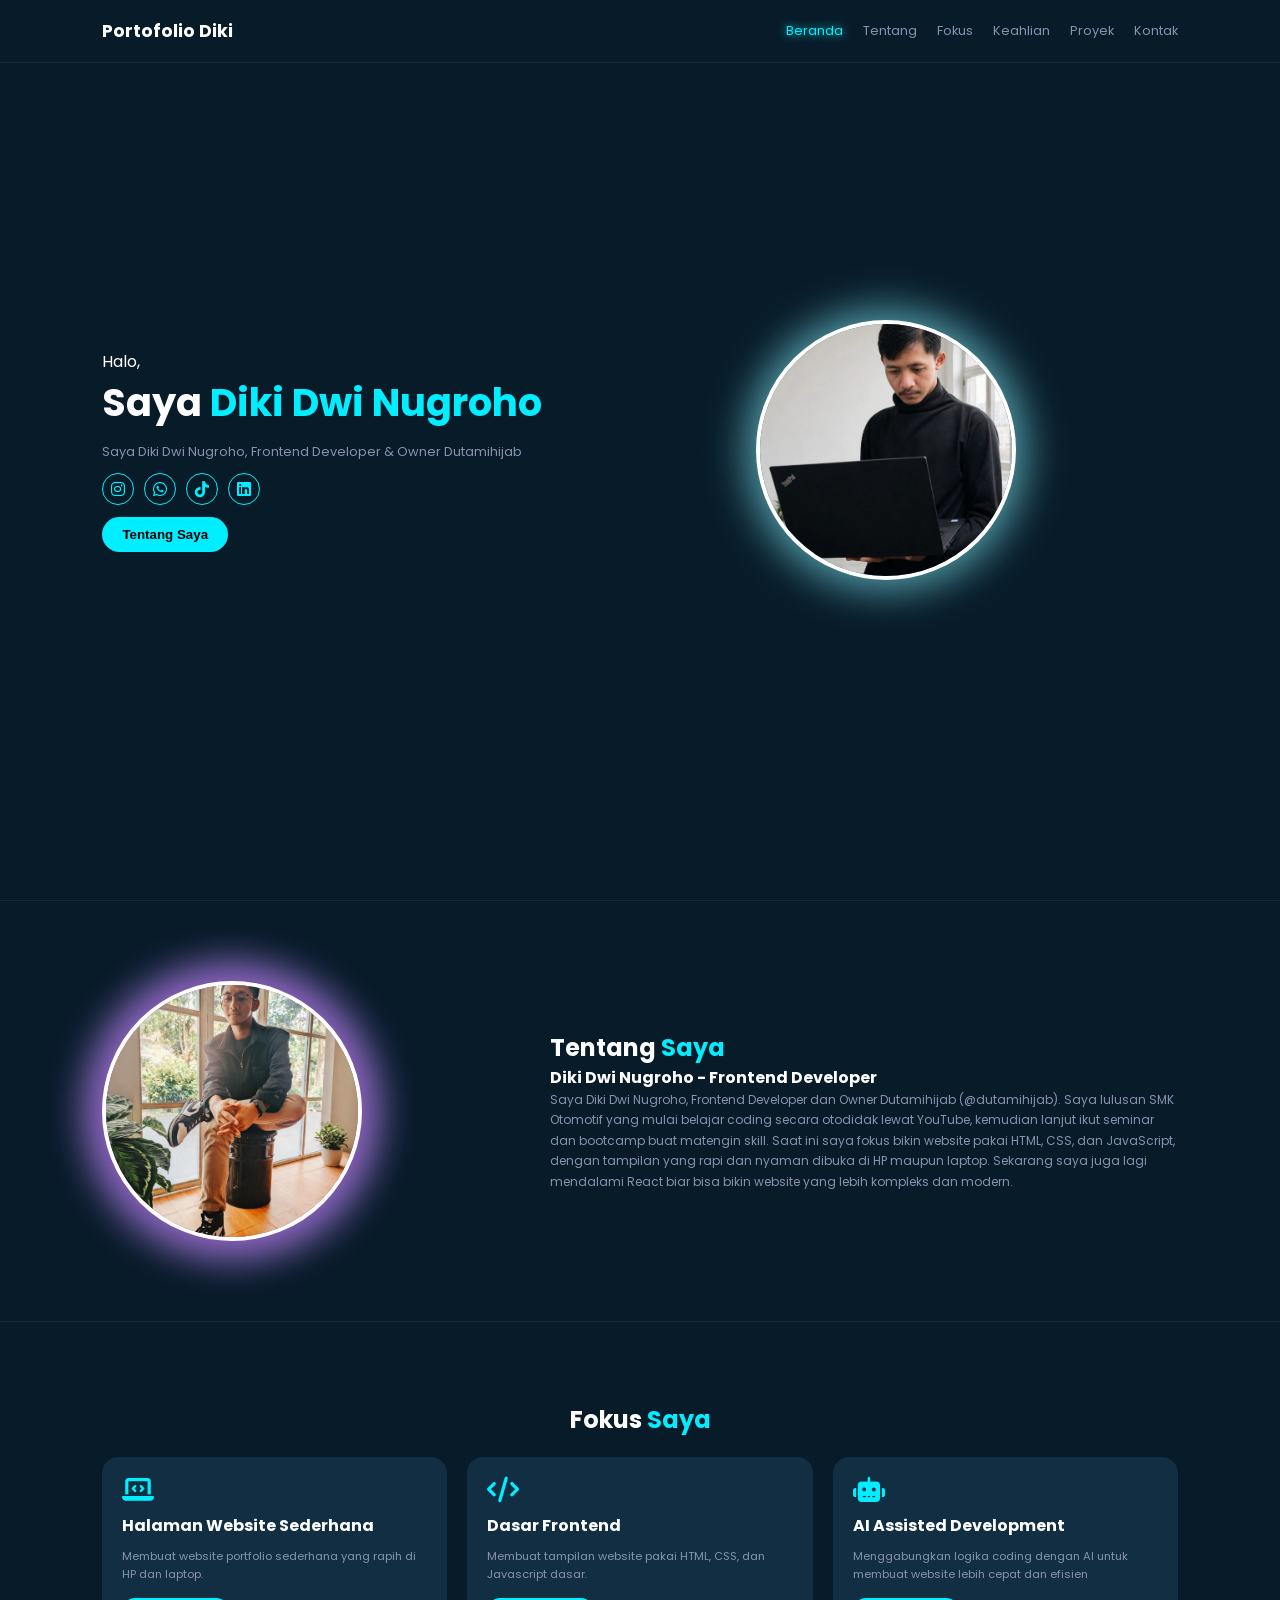
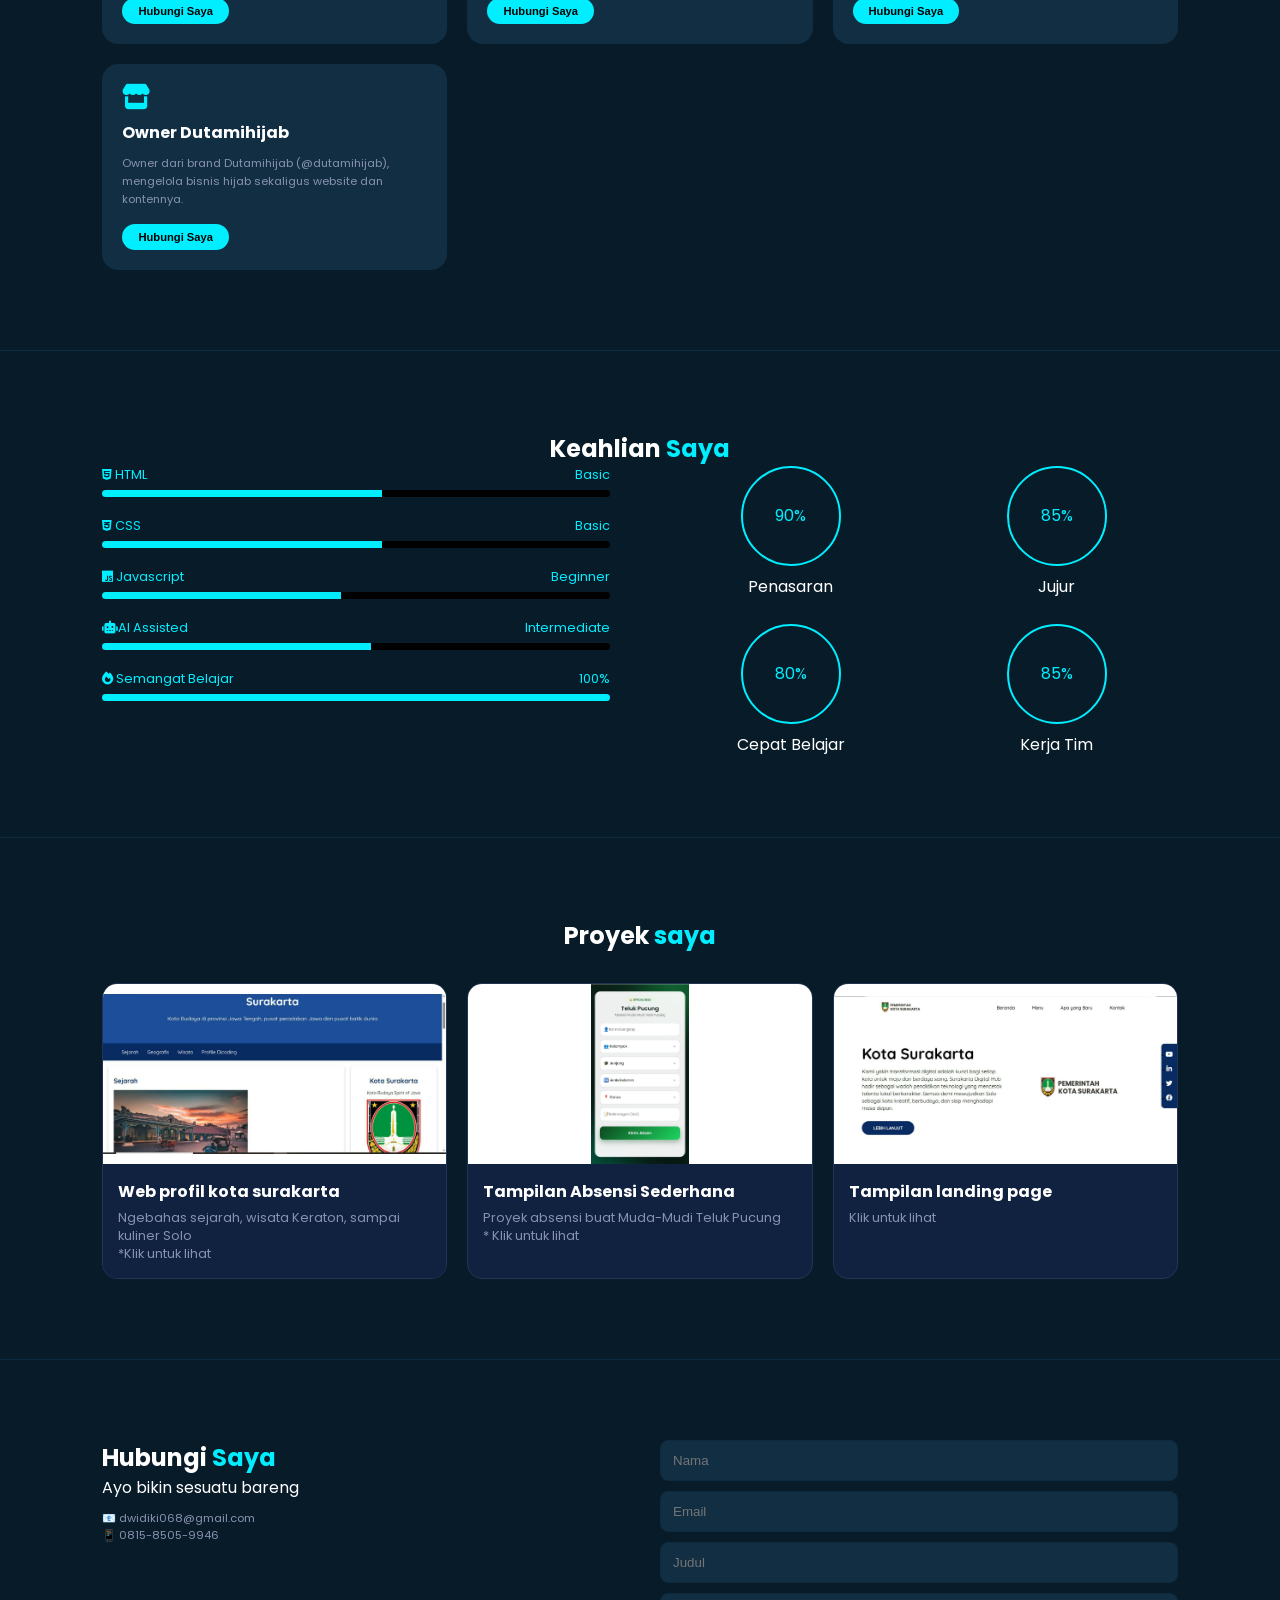
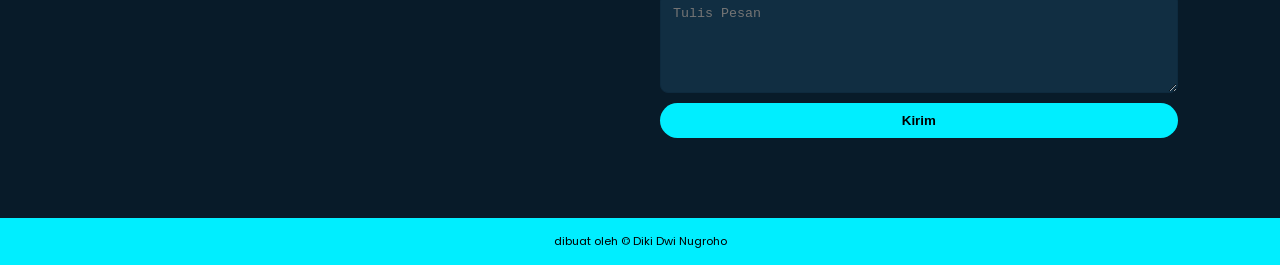
<file: index.html>
<!DOCTYPE html>
<html lang="id">
<head>
  <meta name="google-site-verification" content="iujRSpoMuVvYDwX9qb6ltJLf36_3VVV2gTtQCYWwE6g" />
  <meta charset="UTF-8">
  <meta name="viewport" content="width=device-width, initial-scale=1.0">
  
<!-- SEO UTAMA -->
  <title>Diki Dwi Nugroho - Frontend Developer & Owner Dutamihijab</title>
  <meta name="description" content="Diki Dwi Nugroho adalah Frontend Developer dan Owner Dutamihijab. Lulusan SMK Otomotif yang fokus bikin website HTML, CSS, JavaScript, dan React.">
  <meta name="keywords" content="Diki Dwi Nugroho, Diki Dwi Nugroho siapa, Frontend Developer, Owner Dutamihijab, Dutamihijab">
  <meta name="author" content="Diki Dwi Nugroho">
  <link rel="canonical" href="https://kay313115.github.io/diki-portofolio/">
  
 <!-- OG -->
  <meta property="og:title" content="Diki Dwi Nugroho - Frontend Developer & Owner Dutamihijab">
  <meta property="og:description" content="Frontend Developer & Owner Dutamihijab. Lulusan SMK Otomotif, fokus di website HTML, CSS, JavaScript, React.">
  <meta property="og:image" content="https://kay313115.github.io/diki-portofolio/ddn.jpeg">
  <meta property="og:url" content="https://kay313115.github.io/diki-portofolio/">
  
  <!-- SCHEMA: UDAH GUA BENERIN, TINGGAL 1 SCRIPT, GAK DOBEL LAGI -->
  <script type="application/ld+json">
  {
    "@context": "https://schema.org",
    "@type": "Person",
    "name": "Diki Dwi Nugroho",
    "alternateName": "Dicky Dwi Nugroho",
    "url": "https://kay313115.github.io/diki-portofolio/",
    "image": "https://kay313115.github.io/diki-portofolio/ddn.jpeg",
    "jobTitle": ["Frontend Developer", "Owner Dutamihijab"],
    "description": "Diki Dwi Nugroho adalah Frontend Developer dan Owner Dutamihijab. Lulusan SMK Otomotif yang membuat website menggunakan HTML, CSS, JavaScript, dan React.",
    "worksFor": {
      "@type": "Organization",
      "name": "Dutamihijab"
    },
    "sameAs": [
      "https://instagram.com/dikidwin",
      "https://www.linkedin.com/in/dikidwi-nugroho-8939112b4",
      "https://tiktok.com/@dutamihijab"
    ]
  }
  </script>
  <link href="https://fonts.googleapis.com/css2?family=Poppins:wght@400;600;700&display=swap" rel="stylesheet">
  <link rel="stylesheet" href="https://cdnjs.cloudflare.com/ajax/libs/font-awesome/6.5.0/css/all.min.css">
  <link rel="stylesheet" href="style.css">
</head>
<body>
  <nav>
    <a class="logo">Portofolio Diki</a>
    <div class="hamburger" id="hamburger">☰</div>
    <div class="menu" id="menu">
      <a href="#home" class="active">Beranda</a>
      <a href="#about">Tentang</a>
      <a href="#services">Fokus</a>
      <a href="#skills">Keahlian</a>
      <a href="#project">Proyek</a>
      <a href="#contact">Kontak</a>
    </div>
  </nav>

  <section id="home" class="hero">
    <div>
      <p>Halo,</p>
      <h2>Saya <span id="typing"></span></h2>
      <p class="desc">Saya Diki Dwi Nugroho, Frontend Developer & Owner Dutamihijab</p>
      <div class="socials">
        <a href="https://instagram.com/dikidwin" target="_blank"><i class="fab fa-instagram"></i></a>
        <a href="https://wa.me/6281585059946" target="_blank"><i class="fab fa-whatsapp"></i></a>
        <a href="https://tiktok.com/@dutamihijab" target="_blank"><i class="fab fa-tiktok"></i></a>
        <a href="https://www.linkedin.com/in/dikidwi-nugroho-8939112b4" target="_blank"><i class="fab fa-linkedin"></i></a>
      </div>
      <button class="btn" onclick="document.querySelector('#about').scrollIntoView({behavior:'smooth'})">Tentang Saya</button>
    </div>
    <div class="avatar"><div class="glow"></div><img src="ddn.jpeg" alt="Foto profile Diki Dwi Nugroho" loading="lazy"></div>
  </section>

  <section id="about" class="about">
    <div class="avatar"><div class="glow"></div><div class="glow purple"></div><img src="nugroho.jpeg" alt="foto Diki Dwi Nugroho sedang duduk di kursi dengan santai" loading="lazy"></div>
    <div>
      <h2>Tentang <span>Saya</span></h2>
      <h4>Diki Dwi Nugroho - Frontend Developer</h4>
      <p>Saya Diki Dwi Nugroho, Frontend Developer dan Owner Dutamihijab (@dutamihijab). Saya lulusan SMK Otomotif yang mulai belajar coding secara otodidak lewat YouTube, kemudian lanjut ikut seminar dan bootcamp buat matengin skill. Saat ini saya fokus bikin website pakai HTML, CSS, dan JavaScript, dengan tampilan yang rapi dan nyaman dibuka di HP maupun laptop. Sekarang saya juga lagi mendalami React biar bisa bikin website yang lebih kompleks dan modern.</p>
    </div>
  </section>

  <section id="services" class="services"><h2>Fokus <span> Saya</span></h2><div class="cards">
      <div class="card"><i class="fas fa-laptop-code"></i><h4>Halaman Website Sederhana</h4><p>Membuat website portfolio sederhana yang rapih di HP dan laptop.</p><button class="btn-contact" onclick="location.href='#contact'">Hubungi Saya</button></div>
      <div class="card"><i class="fas fa-code"></i><h4>Dasar Frontend</h4><p>Membuat tampilan website pakai HTML, CSS, dan Javascript dasar.</p><button class="btn-contact" onclick="location.href='#contact'">Hubungi Saya</button></div>
      <div class="card"><i class="fas fa-robot"></i><h4>AI Assisted Development</h4><p>Menggabungkan logika coding dengan AI untuk membuat website lebih cepat dan efisien</p><button class="btn-contact" onclick="location.href='#contact'">Hubungi Saya</button></div>
      <div class="card"><i class="fas fa-store"></i><h4>Owner Dutamihijab</h4><p>Owner dari brand Dutamihijab (@dutamihijab), mengelola bisnis hijab sekaligus website dan kontennya.</p><button class="btn-contact" onclick="location.href='#contact'">Hubungi Saya</button></div>
  </div></section>

  <section id="skills" class="skills"><h2>Keahlian <span>Saya</span></h2><div class="skill-wrap"><div class="tech">
        <div class="bar-box"><div class="bar-label"><span><i class="fab fa-html5"></i> HTML</span><span>Basic</span></div><div class="line"><div class="fill" style="width:55%"></div></div></div>
        <div class="bar-box"><div class="bar-label"><span><i class="fab fa-css3-alt"></i> CSS</span><span>Basic</span></div><div class="line"><div class="fill" style="width:55%"></div></div></div>
        <div class="bar-box"><div class="bar-label"><span><i class="fab fa-js"></i> Javascript</span><span>Beginner</span></div><div class="line"><div class="fill" style="width:47%"></div></div></div>
        <div class="bar-box"><div class="bar-label"><span><i class="fas fa-robot"></i>AI Assisted</span><span>Intermediate</span></div><div class="line"><div class="fill" style="width:53%"></div></div></div>
        <div class="bar-box"><div class="bar-label"><span><i class="fas fa-fire"></i> Semangat Belajar</span><span>100%</span></div><div class="line"><div class="fill" style="width:100%"></div></div></div>
  </div><div class="pro"><div class="circles">
          <div class="circle-wrap"><div class="circle"><span>90%</span></div><p>Penasaran</p></div>
          <div class="circle-wrap"><div class="circle"><span>85%</span></div><p>Jujur</p></div>
          <div class="circle-wrap"><div class="circle"><span>80%</span></div><p>Cepat Belajar</p></div>
          <div class="circle-wrap"><div class="circle"><span>85%</span></div><p>Kerja Tim</p></div>
  </div></div></div></section>

  <section id="project" class="project">
    <h2>Proyek <span>saya</span></h2>
    <div class="p-grid">
     <div class="p-card" onclick="window.open('https://kay313115.github.io/Kota-Surakarta/')">
       <img src="375.jpeg" alt="Web profil kota surakarta" loading="lazy">
       <div class="p-info">
         <h4>Web profil kota surakarta</h4>
         <p>Ngebahas sejarah, wisata Keraton, sampai kuliner Solo<br>*Klik untuk lihat</p>
       </div>
     </div>
     <div class="p-card" onclick="window.open('https://web-kita.my.id')">
       <img src="123.jpeg" alt="Absensi Teluk Pucung" loading="lazy">
       <div class="p-info">
         <h4>Tampilan Absensi Sederhana</h4>
         <p>Proyek absensi buat Muda-Mudi Teluk Pucung <br>* Klik untuk lihat</p>
       </div>
     </div>
     <div class="p-card" onclick="window.open('https://kay313115.github.io/Landing_Page-Kota_surakarta/')">
       <img src="346.jpeg" alt="landing page" loading="lazy">
       <div class="p-info">
         <h4>Tampilan landing page</h4>
         <p>Klik untuk lihat</p>
       </div>
     </div>
    </div>
  </section>

  <section id="contact" class="contact">
    <div><h2>Hubungi <span>Saya</span></h2><p>Ayo bikin sesuatu bareng</p><p class="small">📧 dwidiki068@gmail.com<br>📱 0815-8505-9946</p></div>
    <form id="form"><input type="text" name="name" placeholder="Nama" required><input type="email" name="email" placeholder="Email" required><input type="text" name="subject" placeholder="Judul"><textarea name="message" placeholder="Tulis Pesan"></textarea><button type="submit" class="btn full">Kirim</button></form>
  </section>

  <footer>dibuat oleh &#169; Diki Dwi Nugroho</footer>
  <script src="script.js"></script>
</body>
</html>
</file>
<file: style.css>
/* ================= RESET ================= */
* {
  margin: 0;
  padding: 0;
  box-sizing: border-box;
}

html {
  scroll-behavior: smooth;
}

body {
  background: #081B29;
  color: #fff;
  font-family: Poppins, sans-serif;
  overflow-x: hidden;
}

img {
  max-width: 100%;
  height: auto;
  display: block;
}

/* ================= NAVBAR ================= */
nav {
  display: flex;
  justify-content: space-between;
  align-items: center;
  padding: 18px 8%;
  position: fixed;
  top: 0;
  left: 0;
  right: 0;
  background: #081B29;
  z-index: 1000;
  border-bottom: 1px solid #0E2A3E;
}

.logo {
  font-weight: 700;
  font-size: 1.1rem;
}

.menu {
  display: flex;
  gap: 20px;
}

.menu a {
  color: #8892B0;
  text-decoration: none;
  font-size: .8rem;
  transition: 0.3s;
}

.menu a:hover,
.menu a.active {
  color: #00EEFF;
  text-shadow: 0 0 10px #00EEFF;
}

.hamburger {
  display: none;
  font-size: 26px;
  cursor: pointer;
  color: #00EEFF;
}

/* ================= HERO ================= */
.hero {
  display: grid;
  grid-template-columns: 1.2fr .8fr;
  min-height: 100vh;
  align-items: center;
  gap: 20px;
  padding: 100px 8%;
}

.hero h2 {
  font-size: 2.4rem;
}

#typing {
  color: #00EEFF;
}

.desc {
  color: #8892B0;
  font-size: .8rem;
  margin: 12px 0;
}

.socials {
  display: flex;
  gap: 10px;
  margin: 12px 0;
}

.socials a {
  width: 32px;
  height: 32px;
  border: 1px solid #00EEFF;
  border-radius: 50%;
  display: flex;
  align-items: center;
  justify-content: center;
  color: #00EEFF;
  text-decoration: none;
}

.btn {
  background: #00EEFF;
  color: #000;
  border: 0;
  padding: 10px 20px;
  border-radius: 20px;
  font-weight: 600;
  cursor: pointer;
}

.btn.full {
  width: 100%;
}

/* ================= AVATAR ================= */
.avatar {
  position: relative;
  width: 260px;
  height: 260px;
}

.glow {
  position: absolute;
  inset: -10px;
  background: #87f7ff;
  border-radius: 50%;
  filter: blur(20px);
  opacity: .6;
}

.glow.purple {
  background: #c73bdf;
  inset: -15px;
}

.avatar img {
  position: relative;
  width: 100%;
  height: 100%;
  border-radius: 50%;
  border: 4px solid #fff;
  object-fit: cover;
}

/* ================= SECTION ================= */
.about,
.services,
.skills,
.project,
.contact {
  border-top: 1px solid #0E2A3E;
  padding: 80px 8%;
}

.about {
  display: grid;
  grid-template-columns: .8fr 1.2fr;
  gap: 30px;
  align-items: center;
}

.about span,
.services span,
.skills span,
.project span,
.contact span {
  color: #00EEFF;
}

.about p {
  color: #8892B0;
  font-size: .75rem;
  line-height: 1.7;
}

.services,
.skills,
.project {
  text-align: center;
}

/* ================= CARDS ================= */
.cards {
  display: grid;
  grid-template-columns: repeat(3, 1fr);
  gap: 20px;
  margin-top: 20px;
}

.card {
  background: #112E42;
  padding: 20px;
  border-radius: 16px;
  text-align: left;
  display: flex;
  flex-direction: column;
}

.card i {
  color: #00EEFF;
  font-size: 1.6rem;
}

.card h4 {
  margin: 10px 0;
}

.card p {
  color: #8892B0;
  font-size: .7rem;
  line-height: 1.6;
  margin-bottom: 15px;
  flex-grow: 1;
}

.btn-contact {
  background: #00EEFF;
  color: #000;
  border: 0;
  padding: 7px 16px;
  border-radius: 20px;
  font-size: .7rem;
  font-weight: 600;
  cursor: pointer;
  align-self: flex-start;
}

/* ================= SKILLS ================= */
.skill-wrap {
  display: grid;
  grid-template-columns: 1fr 1fr;
  gap: 60px;
  text-align: left;
}

.bar-box {
  margin-bottom: 20px;
}

.bar-label {
  display: flex;
  justify-content: space-between;
  font-size: .8rem;
  margin-bottom: 6px;
}

.line {
  height: 7px;
  background: #000;
  border-radius: 10px;
  overflow: hidden;
}

.fill {
  height: 100%;
  background: #00EEFF;
}

.circles {
  display: grid;
  grid-template-columns: 1fr 1fr;
  gap: 25px;
}

.circle-wrap {
  display: flex;
  flex-direction: column;
  align-items: center;
  gap: 8px;
}

.circle {
  width: 100px;
  height: 100px;
  border: 2px solid #00EEFF;
  border-radius: 50%;
  display: flex;
  align-items: center;
  justify-content: center;
}

/* ================= PROJECT - GAMBAR UTUH ================= */
.p-grid {
  display: grid;
  grid-template-columns: repeat(auto-fit, minmax(280px, 1fr));
  gap: 20px;
  margin-top: 30px;
}

.p-card {
  background: #112240;
  border-radius: 15px;
  overflow: hidden;
  border: 1px solid #233554;
  transition: 0.3s;
  cursor: pointer;
}

.p-card:hover {
  transform: translateY(-5px);
  border-color: #00EEFF;
}

.p-card img {
  width: 100%;
  height: 180px;
  object-fit: contain;
  background: #fff;
}

.p-info {
  background: #112240;
}

.p-card h4 {
  padding: 15px 15px 5px 15px;
  font-size: 1rem;
  text-align: left;
}

.p-card p {
  padding: 0 15px 15px 15px;
  font-size: 0.8rem;
  color: #8892B0;
  text-align: left;
}

/* ================= CONTACT ================= */
.contact {
  display: grid;
  grid-template-columns: 1fr 1fr;
  gap: 40px;
  text-align: left;
}

.small {
  font-size: .7rem;
  color: #8892B0;
  margin-top: 10px;
}

form {
  display: flex;
  flex-direction: column;
  gap: 10px;
}

input,
textarea {
  background: #112E42;
  border: 1px solid #0E2A3E;
  padding: 12px;
  border-radius: 8px;
  color: #fff;
}

textarea {
  height: 100px;
}

footer {
  text-align: center;
  padding: 15px;
  background: #00EEFF;
  color: #000;
  font-size: .7rem;
}

/* ================= RESPONSIVE ================= */
@media (max-width: 900px) {
  .hero,
  .about,
  .skill-wrap,
  .contact,
  .cards {
    grid-template-columns: 1fr;
  }

  .hero {
    text-align: center;
  }

  .avatar {
    width: 200px;
    height: 200px;
    margin: auto;
    order: -1;
  }

  .socials {
    justify-content: center;
  }
}

@media (max-width: 768px) {
  nav {
    padding: 15px 5%;
  }

  .hamburger {
    display: block;
  }

  .menu {
    display: none;
    position: absolute;
    top: 60px;
    left: 0;
    width: 100%;
    background: #081B29;
    flex-direction: column;
    padding: 20px 0;
    text-align: center;
    border-top: 1px solid #0E2A3E;
  }

  .menu.active {
    display: flex;
  }

  .menu a {
    padding: 12px 0;
    font-size: 1rem;
  }

.p-card img {
    height: 180px;
  }
}
</file>
